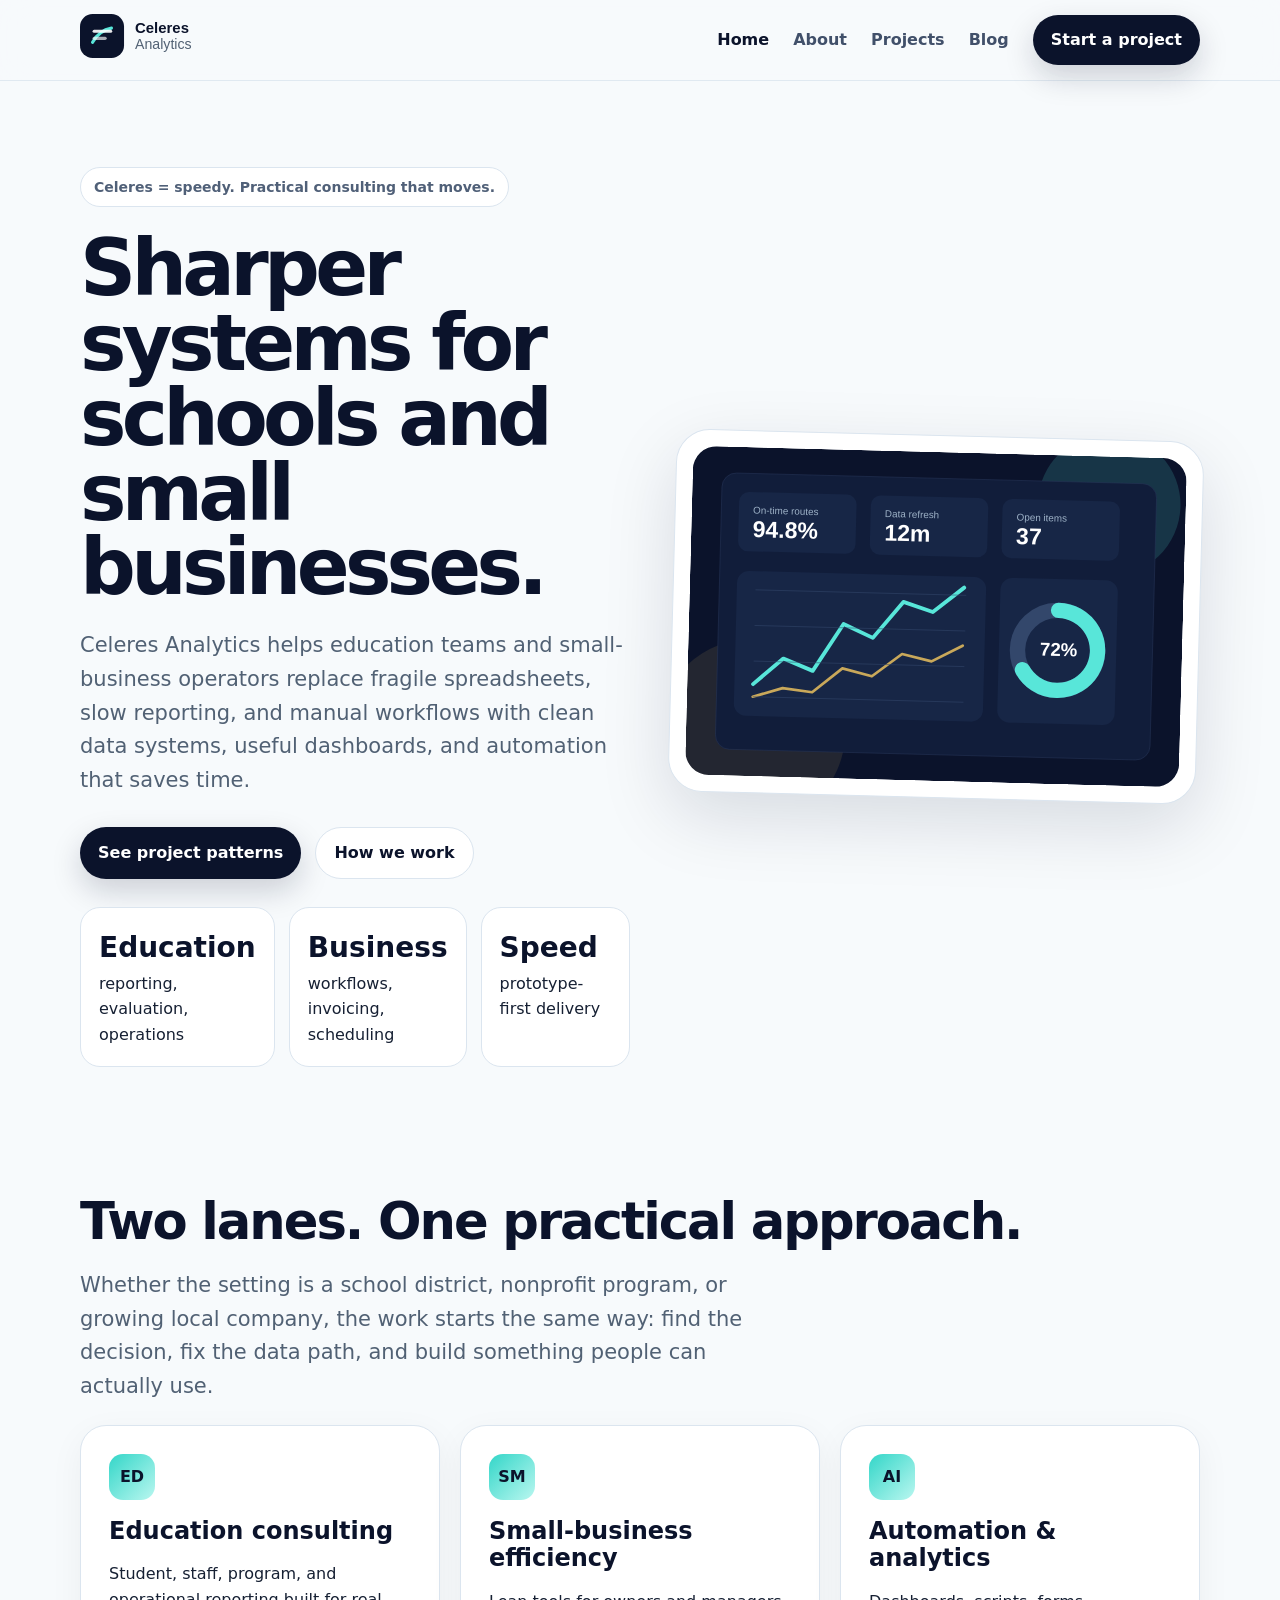
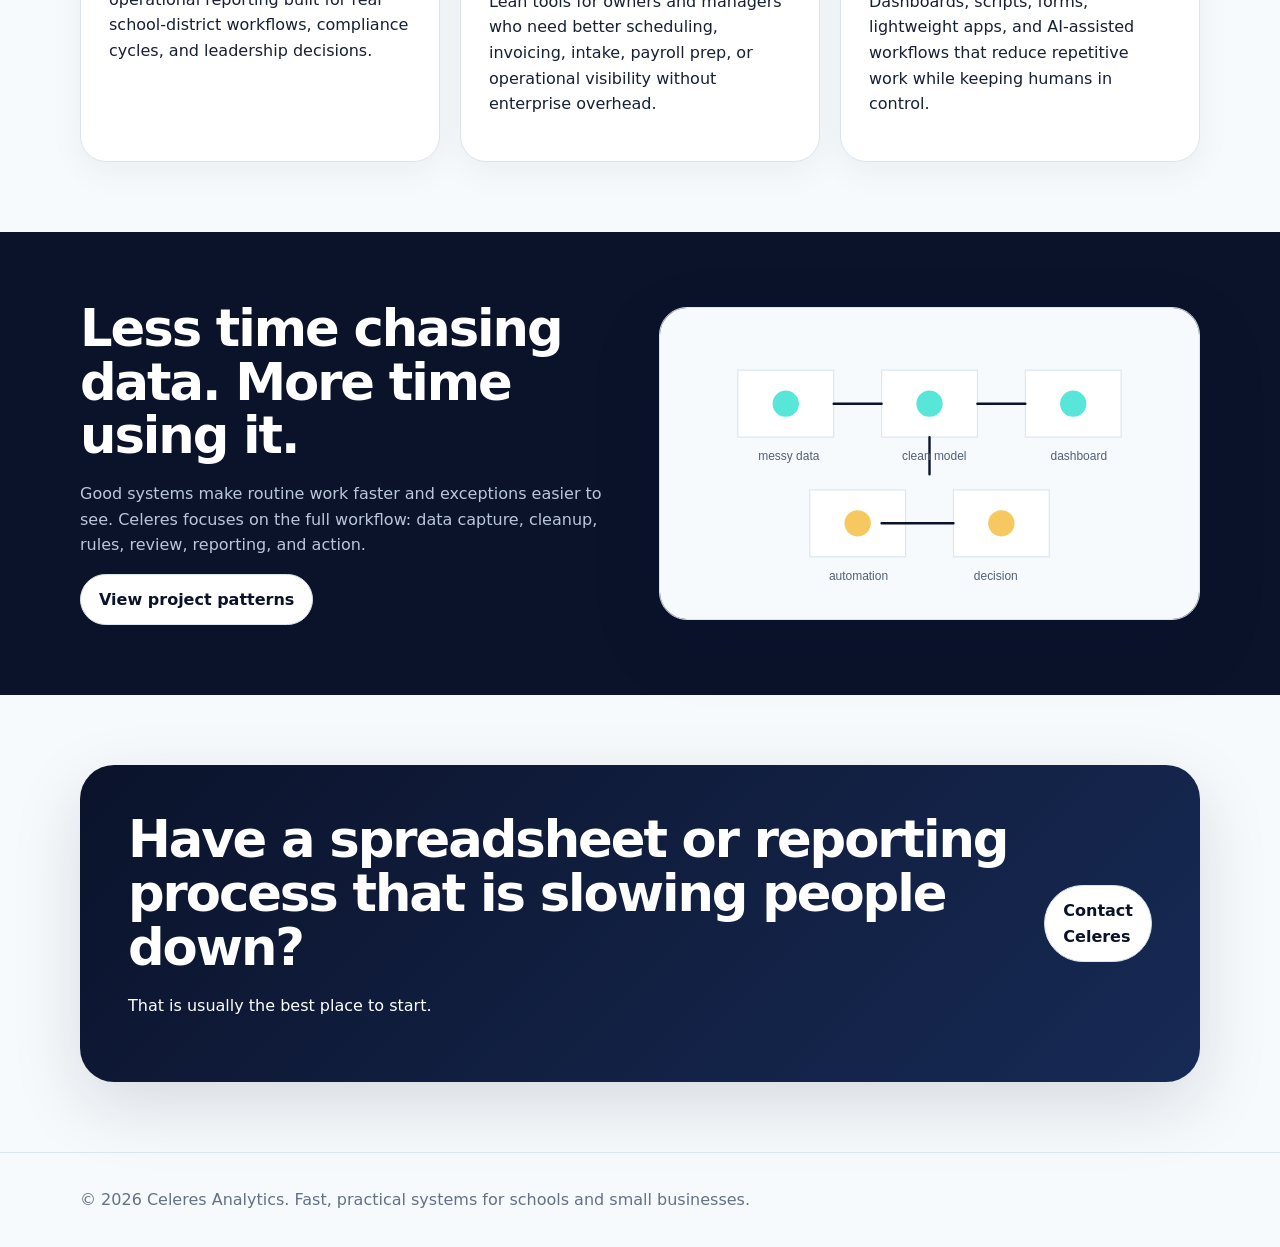
<file: index.html>
<!doctype html><html lang="en"><head><meta charset="utf-8"><meta name="viewport" content="width=device-width,initial-scale=1"><title>Celeres Analytics | Education consulting and small-business efficiency</title><link rel="stylesheet" href="assets/styles.css"></head><body><header class="nav"><div class="container nav-inner"><a class="brand" href="index.html"><img src="assets/logo.svg" alt="Celeres Analytics"></a><nav class="links"><a class="active" href="index.html">Home</a><a  href="about.html">About</a><a  href="projects.html">Projects</a><a  href="blog.html">Blog</a><a class="btn" href="mailto:hello@celeresanalytics.com">Start a project</a></nav></div></header><main><section class="hero"><div class="container hero-grid"><div><span class="eyebrow">Celeres = speedy. Practical consulting that moves.</span><h1>Sharper systems for schools and small businesses.</h1><p class="lead">Celeres Analytics helps education teams and small-business operators replace fragile spreadsheets, slow reporting, and manual workflows with clean data systems, useful dashboards, and automation that saves time.</p><div class="hero-actions"><a class="btn" href="projects.html">See project patterns</a><a class="btn alt" href="about.html">How we work</a></div><div class="stats"><div class="stat"><strong>Education</strong>reporting, evaluation, operations</div><div class="stat"><strong>Business</strong>workflows, invoicing, scheduling</div><div class="stat"><strong>Speed</strong>prototype-first delivery</div></div></div><div class="hero-card"><img src="assets/dashboard.svg" alt="Stylized analytics dashboard"></div></div></section><section class="section"><div class="container"><h2>Two lanes. One practical approach.</h2><p class="lead">Whether the setting is a school district, nonprofit program, or growing local company, the work starts the same way: find the decision, fix the data path, and build something people can actually use.</p><div class="grid3"><article class="card"><div class="icon">ED</div><h3>Education consulting</h3><p>Student, staff, program, and operational reporting built for real school-district workflows, compliance cycles, and leadership decisions.</p></article><article class="card"><div class="icon">SM</div><h3>Small-business efficiency</h3><p>Lean tools for owners and managers who need better scheduling, invoicing, intake, payroll prep, or operational visibility without enterprise overhead.</p></article><article class="card"><div class="icon">AI</div><h3>Automation & analytics</h3><p>Dashboards, scripts, forms, lightweight apps, and AI-assisted workflows that reduce repetitive work while keeping humans in control.</p></article></div></div></section><section class="section dark"><div class="container split"><div><h2>Less time chasing data. More time using it.</h2><p>Good systems make routine work faster and exceptions easier to see. Celeres focuses on the full workflow: data capture, cleanup, rules, review, reporting, and action.</p><a class="btn alt" href="projects.html">View project patterns</a></div><img class="visual" src="assets/flow.svg" alt="Data workflow diagram"></div></section><section class="section"><div class="container cta"><div><h2>Have a spreadsheet or reporting process that is slowing people down?</h2><p>That is usually the best place to start.</p></div><a class="btn alt" href="mailto:hello@celeresanalytics.com">Contact Celeres</a></div></section></main><footer class="footer"><div class="container">© <span data-year></span> Celeres Analytics. Fast, practical systems for schools and small businesses.</div></footer><script src="assets/script.js"></script></body></html>
</file>
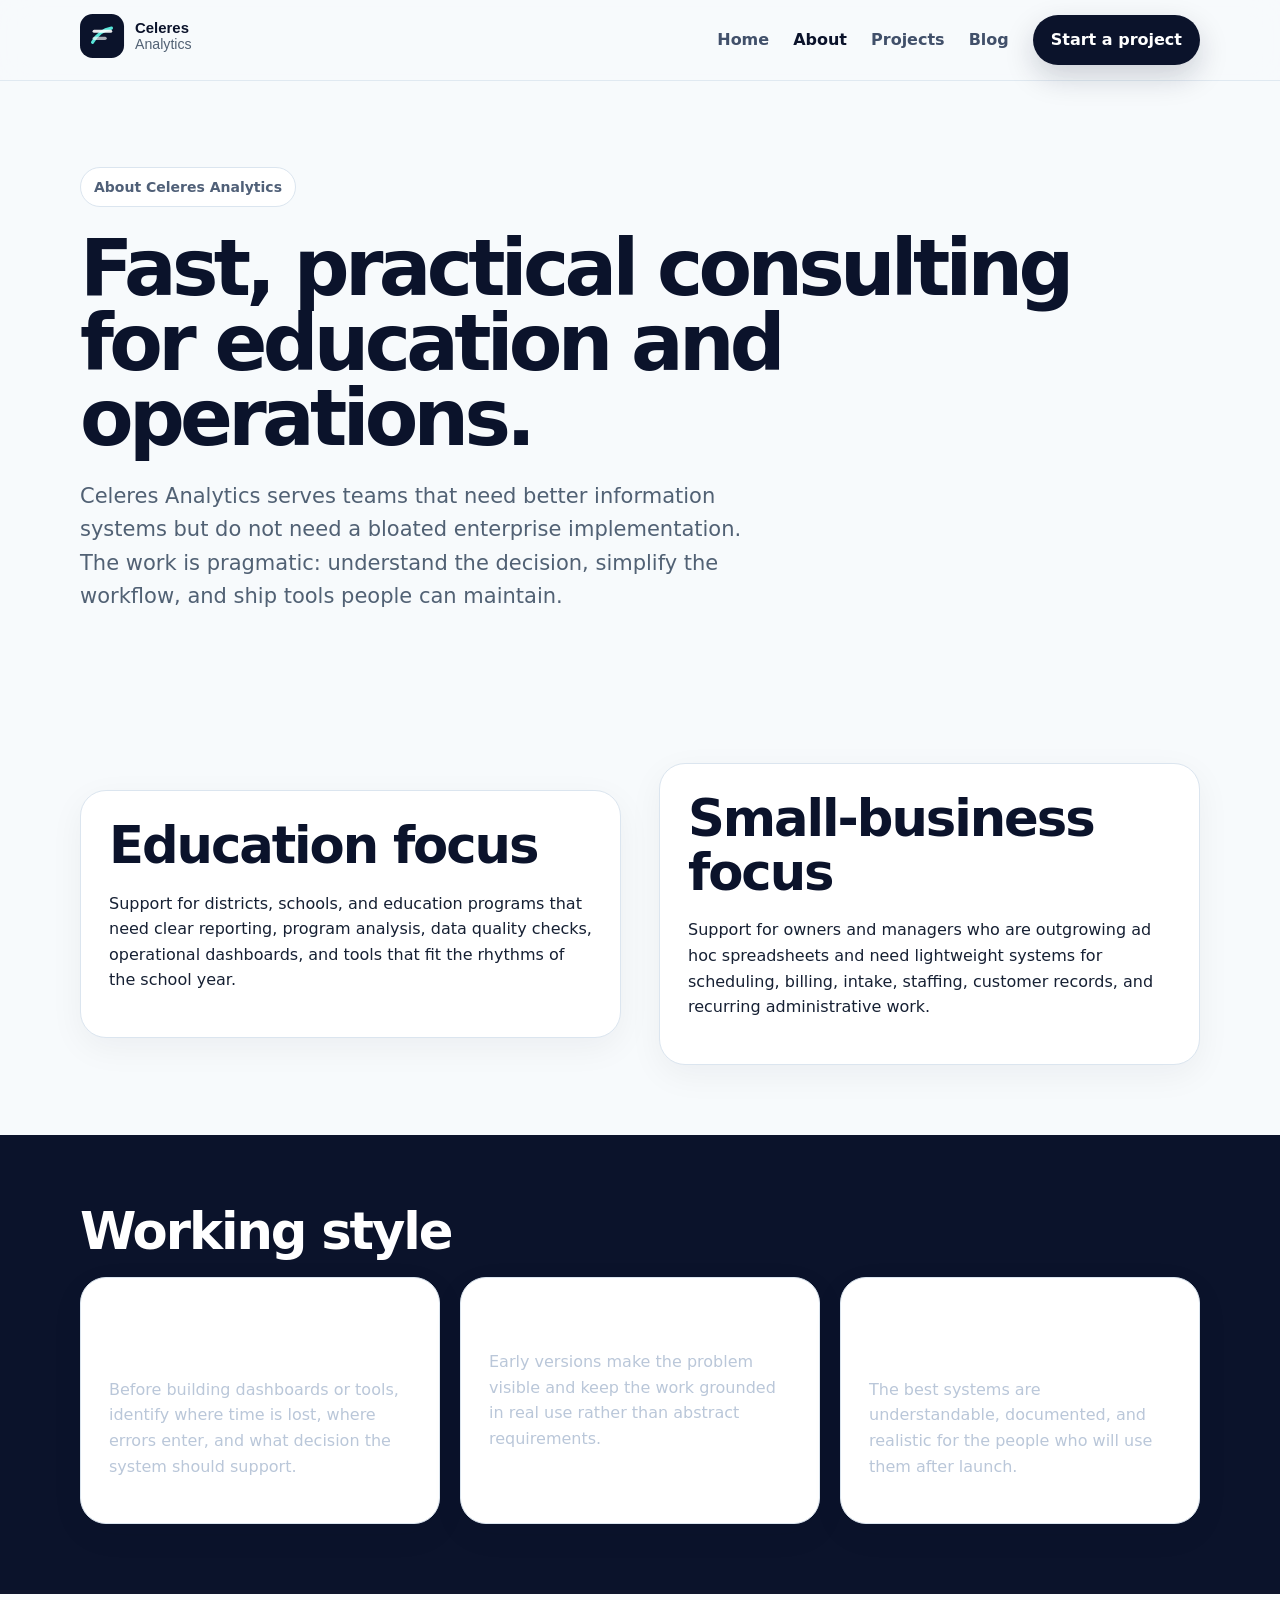
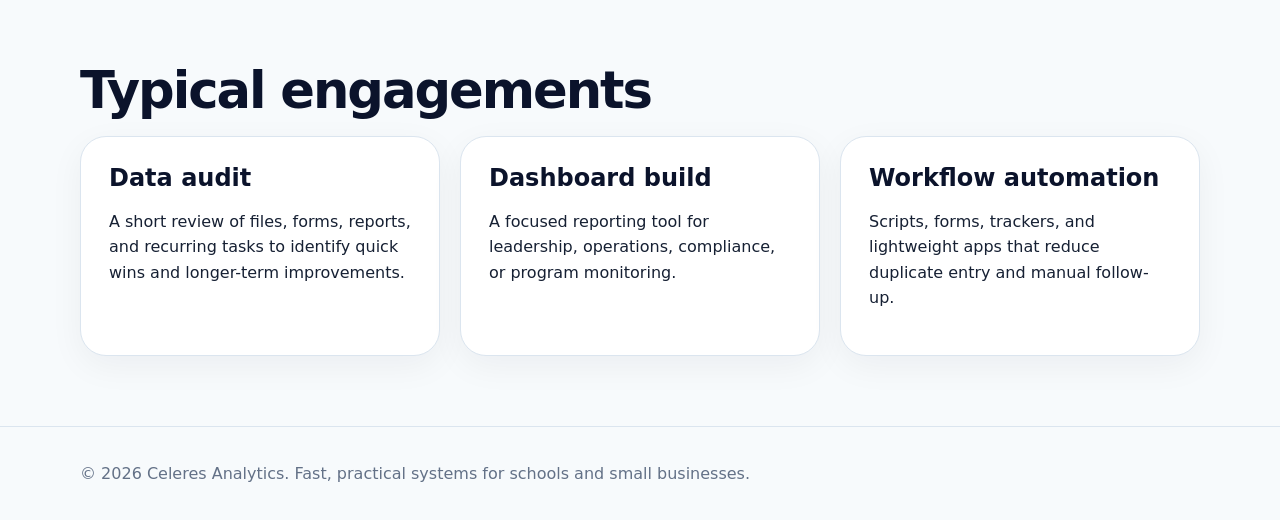
<file: about.html>
<!doctype html><html lang="en"><head><meta charset="utf-8"><meta name="viewport" content="width=device-width,initial-scale=1"><title>About | Celeres Analytics</title><link rel="stylesheet" href="assets/styles.css"></head><body><header class="nav"><div class="container nav-inner"><a class="brand" href="index.html"><img src="assets/logo.svg" alt="Celeres Analytics"></a><nav class="links"><a  href="index.html">Home</a><a class="active" href="about.html">About</a><a  href="projects.html">Projects</a><a  href="blog.html">Blog</a><a class="btn" href="mailto:hello@celeresanalytics.com">Start a project</a></nav></div></header><main><section class="hero"><div class="container"><span class="eyebrow">About Celeres Analytics</span><h1>Fast, practical consulting for education and operations.</h1><p class="lead">Celeres Analytics serves teams that need better information systems but do not need a bloated enterprise implementation. The work is pragmatic: understand the decision, simplify the workflow, and ship tools people can maintain.</p></div></section><section class="section"><div class="container split"><div class="card"><h2>Education focus</h2><p>Support for districts, schools, and education programs that need clear reporting, program analysis, data quality checks, operational dashboards, and tools that fit the rhythms of the school year.</p></div><div class="card"><h2>Small-business focus</h2><p>Support for owners and managers who are outgrowing ad hoc spreadsheets and need lightweight systems for scheduling, billing, intake, staffing, customer records, and recurring administrative work.</p></div></div></section><section class="section dark"><div class="container"><h2>Working style</h2><div class="grid3"><article class="card"><h3>Start with the workflow</h3><p>Before building dashboards or tools, identify where time is lost, where errors enter, and what decision the system should support.</p></article><article class="card"><h3>Prototype quickly</h3><p>Early versions make the problem visible and keep the work grounded in real use rather than abstract requirements.</p></article><article class="card"><h3>Leave clients stronger</h3><p>The best systems are understandable, documented, and realistic for the people who will use them after launch.</p></article></div></div></section><section class="section"><div class="container"><h2>Typical engagements</h2><div class="grid3"><article class="card"><h3>Data audit</h3><p>A short review of files, forms, reports, and recurring tasks to identify quick wins and longer-term improvements.</p></article><article class="card"><h3>Dashboard build</h3><p>A focused reporting tool for leadership, operations, compliance, or program monitoring.</p></article><article class="card"><h3>Workflow automation</h3><p>Scripts, forms, trackers, and lightweight apps that reduce duplicate entry and manual follow-up.</p></article></div></div></section></main><footer class="footer"><div class="container">© <span data-year></span> Celeres Analytics. Fast, practical systems for schools and small businesses.</div></footer><script src="assets/script.js"></script></body></html>
</file>
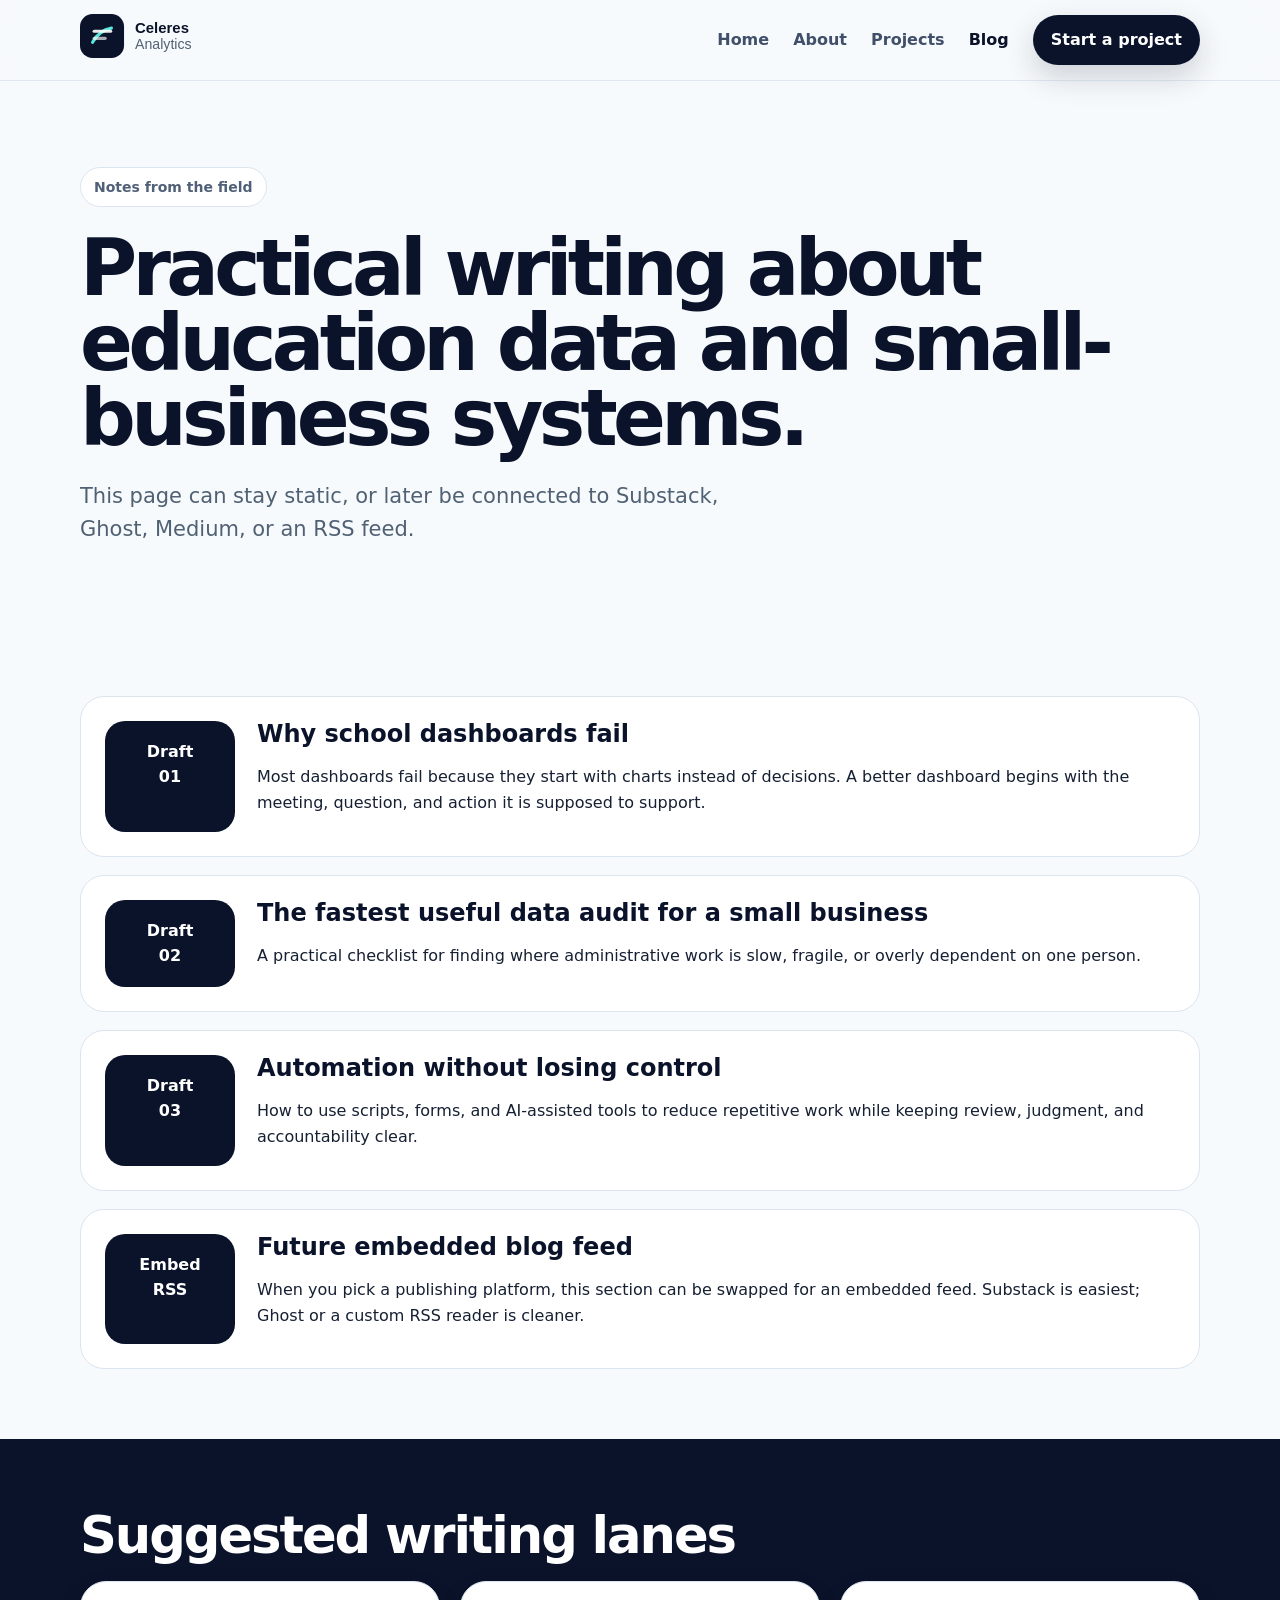
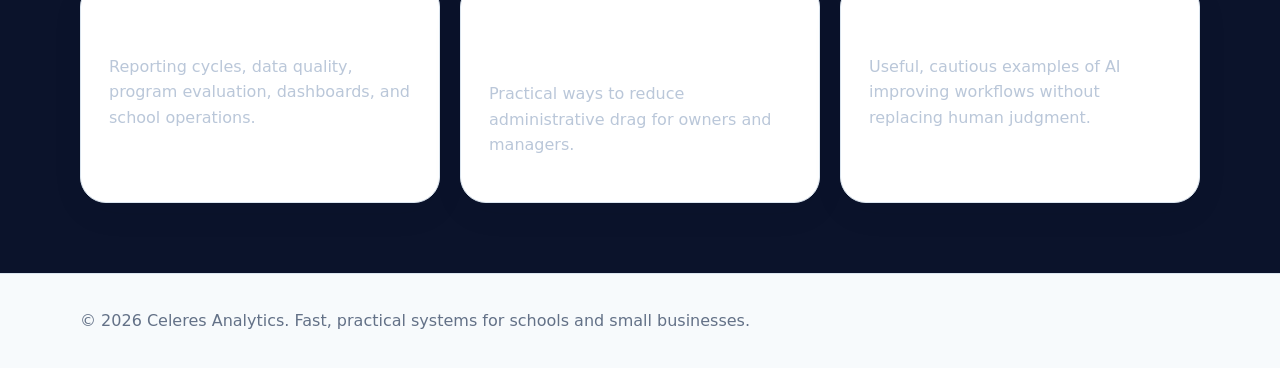
<file: blog.html>
<!doctype html><html lang="en"><head><meta charset="utf-8"><meta name="viewport" content="width=device-width,initial-scale=1"><title>Blog | Celeres Analytics</title><link rel="stylesheet" href="assets/styles.css"></head><body><header class="nav"><div class="container nav-inner"><a class="brand" href="index.html"><img src="assets/logo.svg" alt="Celeres Analytics"></a><nav class="links"><a  href="index.html">Home</a><a  href="about.html">About</a><a  href="projects.html">Projects</a><a class="active" href="blog.html">Blog</a><a class="btn" href="mailto:hello@celeresanalytics.com">Start a project</a></nav></div></header><main><section class="hero"><div class="container"><span class="eyebrow">Notes from the field</span><h1>Practical writing about education data and small-business systems.</h1><p class="lead">This page can stay static, or later be connected to Substack, Ghost, Medium, or an RSS feed.</p></div></section><section class="section"><div class="container blog-list"><article class="post"><div class="date">Draft<br>01</div><div><h3>Why school dashboards fail</h3><p>Most dashboards fail because they start with charts instead of decisions. A better dashboard begins with the meeting, question, and action it is supposed to support.</p></div></article><article class="post"><div class="date">Draft<br>02</div><div><h3>The fastest useful data audit for a small business</h3><p>A practical checklist for finding where administrative work is slow, fragile, or overly dependent on one person.</p></div></article><article class="post"><div class="date">Draft<br>03</div><div><h3>Automation without losing control</h3><p>How to use scripts, forms, and AI-assisted tools to reduce repetitive work while keeping review, judgment, and accountability clear.</p></div></article><article class="post"><div class="date">Embed<br>RSS</div><div><h3>Future embedded blog feed</h3><p>When you pick a publishing platform, this section can be swapped for an embedded feed. Substack is easiest; Ghost or a custom RSS reader is cleaner.</p></div></article></div></section><section class="section dark"><div class="container"><h2>Suggested writing lanes</h2><div class="grid3"><article class="card"><h3>Education data</h3><p>Reporting cycles, data quality, program evaluation, dashboards, and school operations.</p></article><article class="card"><h3>Small-business systems</h3><p>Practical ways to reduce administrative drag for owners and managers.</p></article><article class="card"><h3>AI and automation</h3><p>Useful, cautious examples of AI improving workflows without replacing human judgment.</p></article></div></div></section></main><footer class="footer"><div class="container">© <span data-year></span> Celeres Analytics. Fast, practical systems for schools and small businesses.</div></footer><script src="assets/script.js"></script></body></html>
</file>
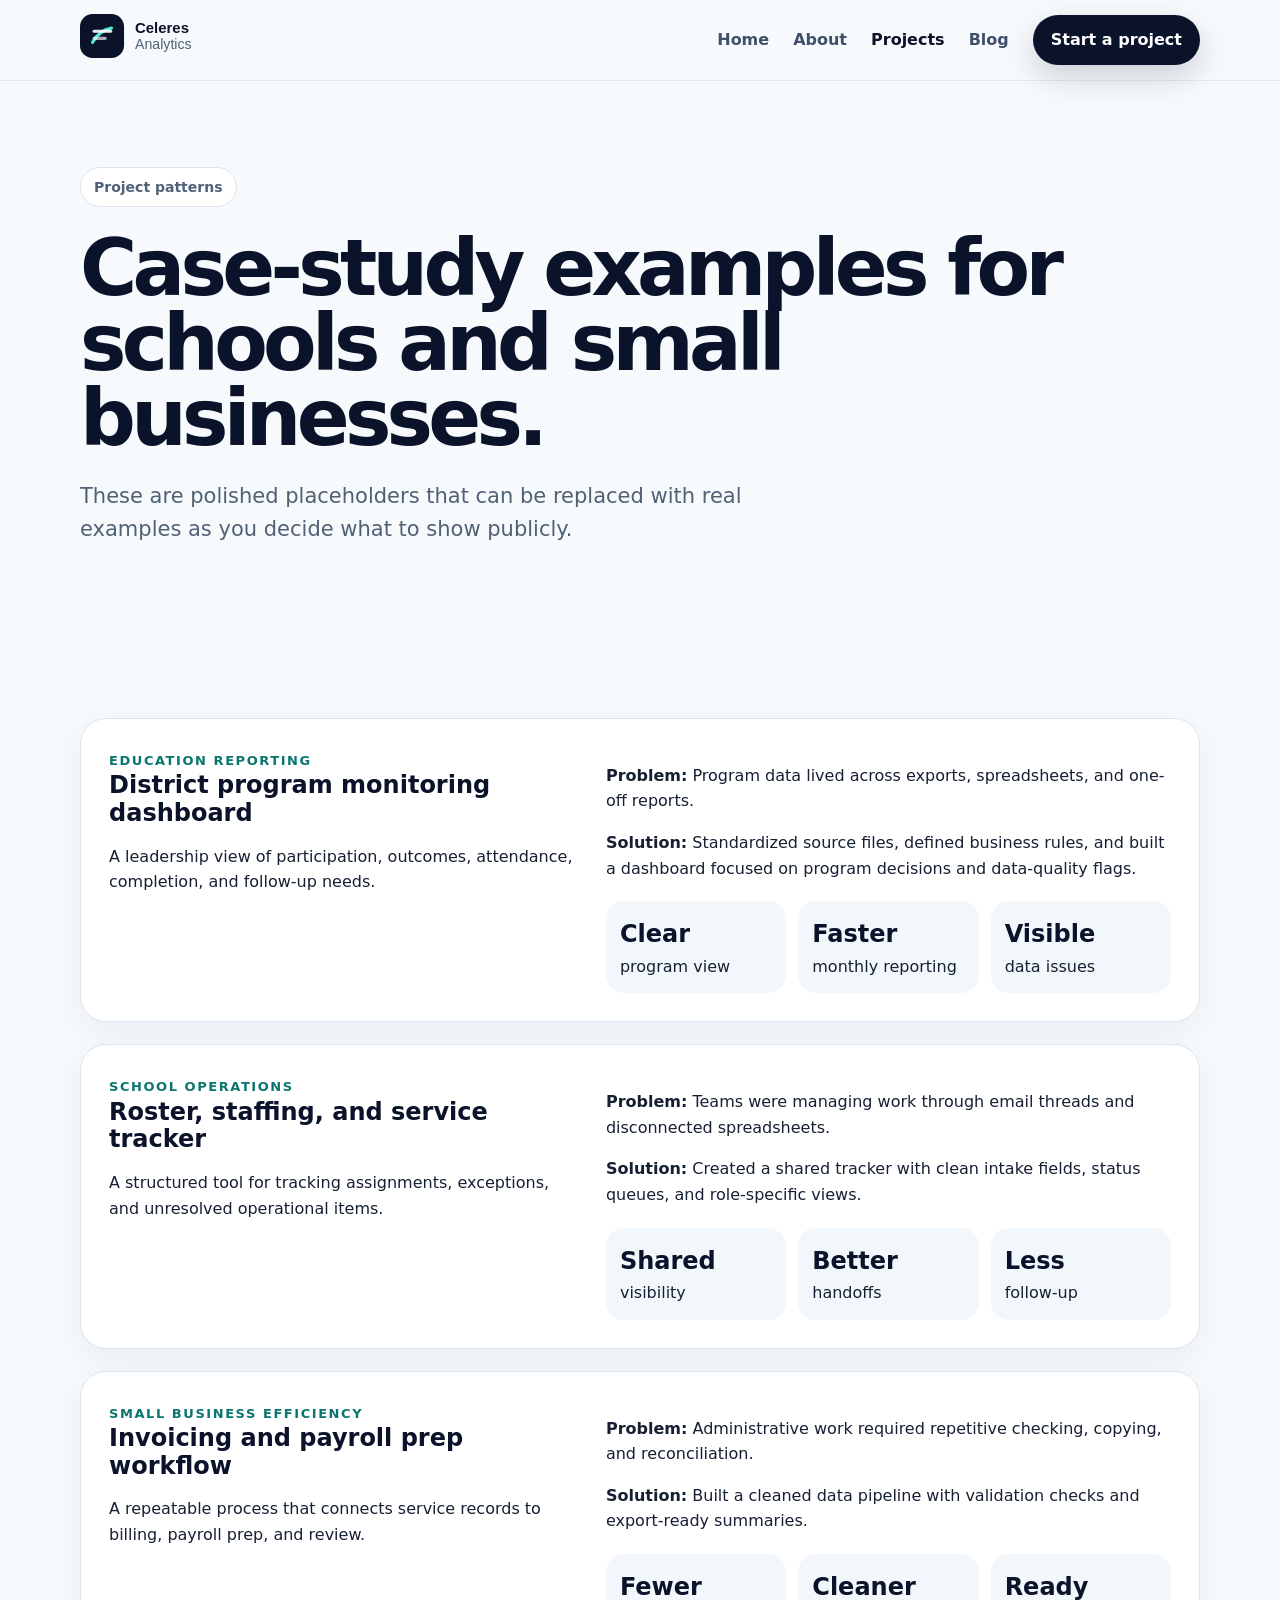
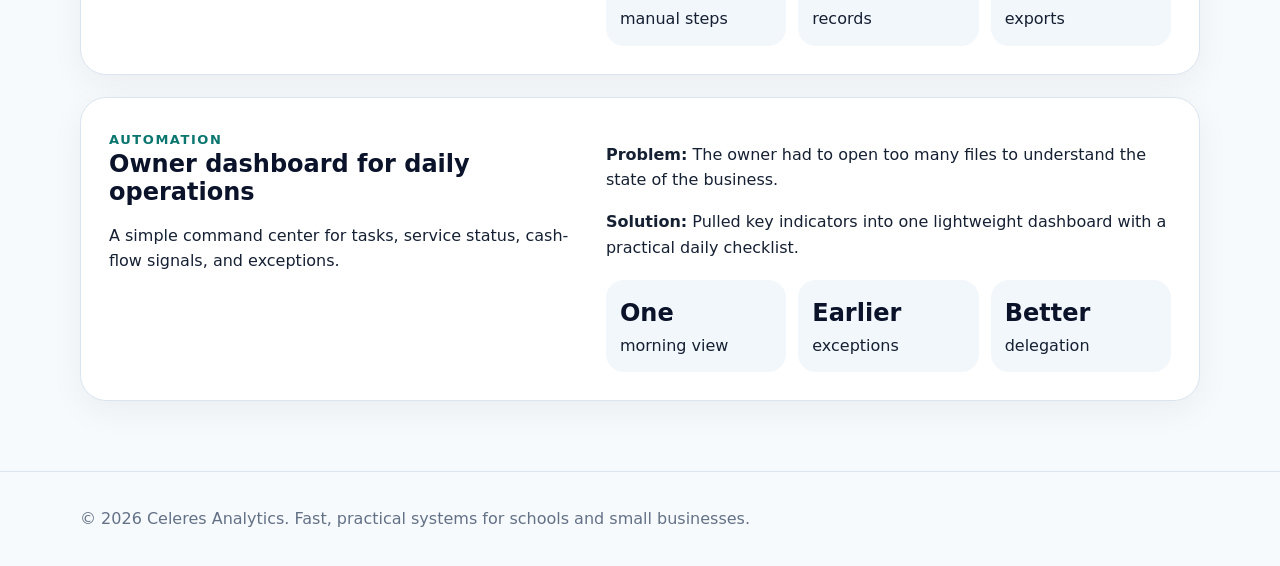
<file: projects.html>
<!doctype html><html lang="en"><head><meta charset="utf-8"><meta name="viewport" content="width=device-width,initial-scale=1"><title>Projects | Celeres Analytics</title><link rel="stylesheet" href="assets/styles.css"></head><body><header class="nav"><div class="container nav-inner"><a class="brand" href="index.html"><img src="assets/logo.svg" alt="Celeres Analytics"></a><nav class="links"><a  href="index.html">Home</a><a  href="about.html">About</a><a class="active" href="projects.html">Projects</a><a  href="blog.html">Blog</a><a class="btn" href="mailto:hello@celeresanalytics.com">Start a project</a></nav></div></header><main><section class="hero"><div class="container"><span class="eyebrow">Project patterns</span><h1>Case-study examples for schools and small businesses.</h1><p class="lead">These are polished placeholders that can be replaced with real examples as you decide what to show publicly.</p></div></section><section class="section"><div class="container"><article class="card project"><div><span class="tag">Education reporting</span><h3>District program monitoring dashboard</h3><p>A leadership view of participation, outcomes, attendance, completion, and follow-up needs.</p></div><div><p><strong>Problem:</strong> Program data lived across exports, spreadsheets, and one-off reports.</p><p><strong>Solution:</strong> Standardized source files, defined business rules, and built a dashboard focused on program decisions and data-quality flags.</p><div class="metric-row"><div class="metric"><strong>Clear</strong>program view</div><div class="metric"><strong>Faster</strong>monthly reporting</div><div class="metric"><strong>Visible</strong>data issues</div></div></div></article><article class="card project"><div><span class="tag">School operations</span><h3>Roster, staffing, and service tracker</h3><p>A structured tool for tracking assignments, exceptions, and unresolved operational items.</p></div><div><p><strong>Problem:</strong> Teams were managing work through email threads and disconnected spreadsheets.</p><p><strong>Solution:</strong> Created a shared tracker with clean intake fields, status queues, and role-specific views.</p><div class="metric-row"><div class="metric"><strong>Shared</strong>visibility</div><div class="metric"><strong>Better</strong>handoffs</div><div class="metric"><strong>Less</strong>follow-up</div></div></div></article><article class="card project"><div><span class="tag">Small business efficiency</span><h3>Invoicing and payroll prep workflow</h3><p>A repeatable process that connects service records to billing, payroll prep, and review.</p></div><div><p><strong>Problem:</strong> Administrative work required repetitive checking, copying, and reconciliation.</p><p><strong>Solution:</strong> Built a cleaned data pipeline with validation checks and export-ready summaries.</p><div class="metric-row"><div class="metric"><strong>Fewer</strong>manual steps</div><div class="metric"><strong>Cleaner</strong>records</div><div class="metric"><strong>Ready</strong>exports</div></div></div></article><article class="card project"><div><span class="tag">Automation</span><h3>Owner dashboard for daily operations</h3><p>A simple command center for tasks, service status, cash-flow signals, and exceptions.</p></div><div><p><strong>Problem:</strong> The owner had to open too many files to understand the state of the business.</p><p><strong>Solution:</strong> Pulled key indicators into one lightweight dashboard with a practical daily checklist.</p><div class="metric-row"><div class="metric"><strong>One</strong>morning view</div><div class="metric"><strong>Earlier</strong>exceptions</div><div class="metric"><strong>Better</strong>delegation</div></div></div></article></div></section></main><footer class="footer"><div class="container">© <span data-year></span> Celeres Analytics. Fast, practical systems for schools and small businesses.</div></footer><script src="assets/script.js"></script></body></html>
</file>
<file: assets/styles.css>
:root{--navy:#0b132b;--ink:#162033;--muted:#627086;--line:#dbe5ef;--teal:#33d6c8;--gold:#f6c85f;--bg:#f7fafc;--white:#fff;--shadow:0 24px 70px rgba(11,19,43,.13)}*{box-sizing:border-box}body{margin:0;font-family:Inter,ui-sans-serif,system-ui,-apple-system,Segoe UI,Arial,sans-serif;color:var(--ink);background:var(--bg);line-height:1.6}a{color:inherit;text-decoration:none}.container{width:min(1120px,92vw);margin:auto}.nav{position:sticky;top:0;background:rgba(247,250,252,.86);backdrop-filter:blur(16px);border-bottom:1px solid rgba(219,229,239,.8);z-index:10}.nav-inner{display:flex;align-items:center;justify-content:space-between;padding:14px 0}.brand img{height:44px}.links{display:flex;gap:24px;align-items:center}.links a{font-weight:700;color:#41506a}.links a:hover,.active{color:var(--navy)!important}.btn{display:inline-flex;align-items:center;gap:10px;background:var(--navy);color:white!important;border-radius:999px;padding:12px 18px;font-weight:800;box-shadow:0 12px 30px rgba(11,19,43,.18)}.btn.alt{background:white;color:var(--navy)!important;border:1px solid var(--line);box-shadow:none}.hero{padding:86px 0 58px}.hero-grid{display:grid;grid-template-columns:1.02fr .98fr;gap:42px;align-items:center}.eyebrow{display:inline-flex;border:1px solid var(--line);background:white;border-radius:999px;padding:8px 13px;color:#506078;font-weight:800;font-size:14px}h1{font-size:clamp(44px,7vw,78px);line-height:.96;letter-spacing:-.06em;margin:24px 0;color:var(--navy)}h2{font-size:clamp(32px,4vw,52px);letter-spacing:-.04em;line-height:1.05;margin:0 0 18px;color:var(--navy)}h3{font-size:24px;line-height:1.15;margin:0 0 10px;color:var(--navy)}.lead{font-size:21px;color:#516174;max-width:690px}.hero-actions{display:flex;gap:14px;flex-wrap:wrap;margin-top:30px}.hero-card{background:white;border:1px solid var(--line);border-radius:34px;padding:16px;box-shadow:var(--shadow);transform:rotate(1.5deg)}.hero-card img{width:100%;display:block;border-radius:24px}.stats{display:grid;grid-template-columns:repeat(3,1fr);gap:14px;margin-top:28px}.stat{background:white;border:1px solid var(--line);border-radius:20px;padding:18px}.stat strong{display:block;font-size:28px;color:var(--navy)}.section{padding:70px 0}.section.dark{background:var(--navy);color:white}.section.dark h2,.section.dark h3{color:white}.section.dark p{color:#bac7d9}.grid3{display:grid;grid-template-columns:repeat(3,1fr);gap:20px}.card{background:white;border:1px solid var(--line);border-radius:26px;padding:28px;box-shadow:0 10px 34px rgba(11,19,43,.05)}.icon{width:46px;height:46px;border-radius:14px;background:linear-gradient(135deg,var(--teal),#baf7f0);display:grid;place-items:center;font-weight:900;color:var(--navy);margin-bottom:18px}.split{display:grid;grid-template-columns:1fr 1fr;gap:38px;align-items:center}.visual{width:100%;border-radius:28px;box-shadow:var(--shadow);border:1px solid var(--line)}.project{display:grid;grid-template-columns:1fr 1.2fr;gap:26px;align-items:stretch;margin-top:22px}.project .tag{color:#0b766f;font-weight:900;font-size:13px;text-transform:uppercase;letter-spacing:.12em}.metric-row{display:grid;grid-template-columns:repeat(3,1fr);gap:12px;margin-top:20px}.metric{background:#f2f7fb;border-radius:18px;padding:14px}.metric strong{display:block;font-size:24px;color:var(--navy)}.blog-list{display:grid;gap:18px}.post{background:white;border:1px solid var(--line);border-radius:24px;padding:24px;display:grid;grid-template-columns:130px 1fr;gap:22px}.date{background:var(--navy);color:white;border-radius:20px;padding:18px;text-align:center;font-weight:900}.cta{background:linear-gradient(135deg,#0b132b,#172a55);border-radius:34px;padding:48px;color:white;display:flex;align-items:center;justify-content:space-between;gap:24px;box-shadow:var(--shadow)}.cta h2{color:white}.footer{padding:34px 0;color:#637187;border-top:1px solid var(--line)}@media(max-width:840px){.links{gap:12px;font-size:14px}.hero-grid,.split,.project{grid-template-columns:1fr}.grid3,.stats,.metric-row{grid-template-columns:1fr}.post{grid-template-columns:1fr}.cta{display:block}.hero{padding-top:50px}}
</file>
